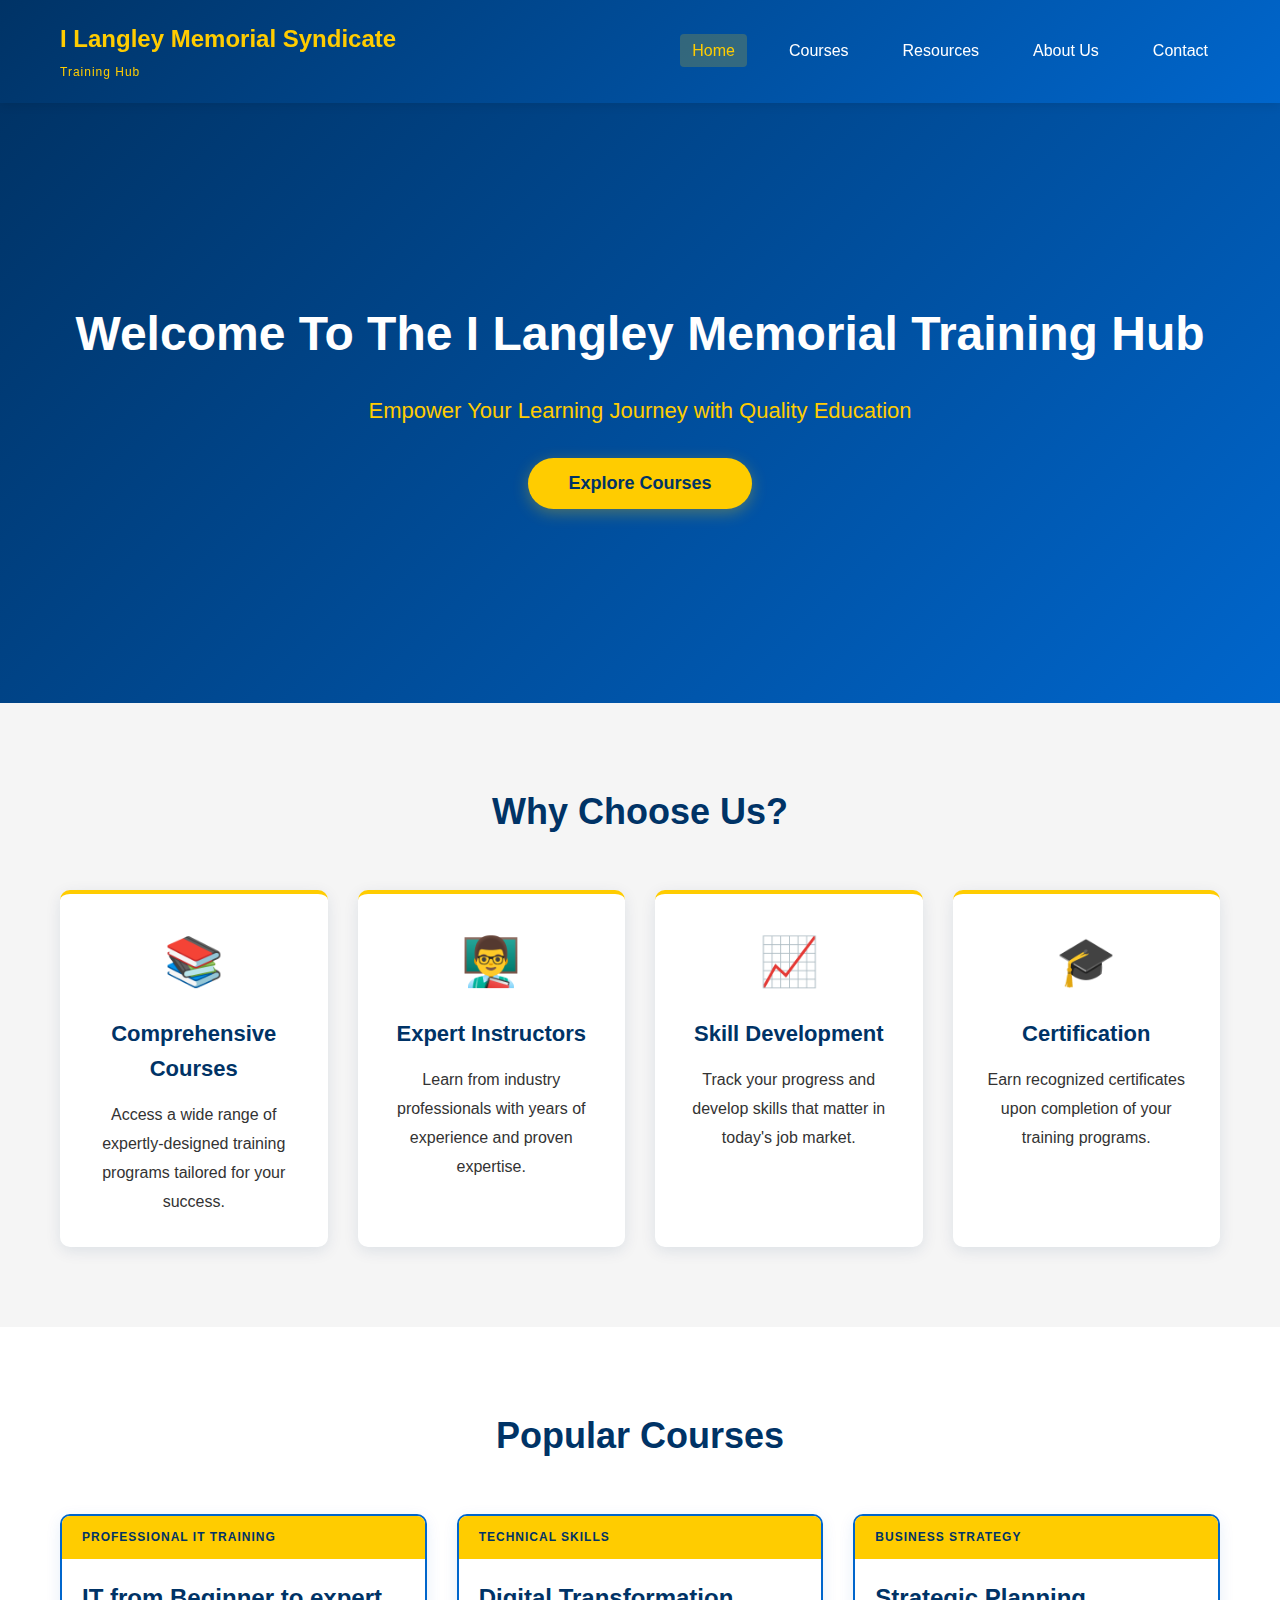
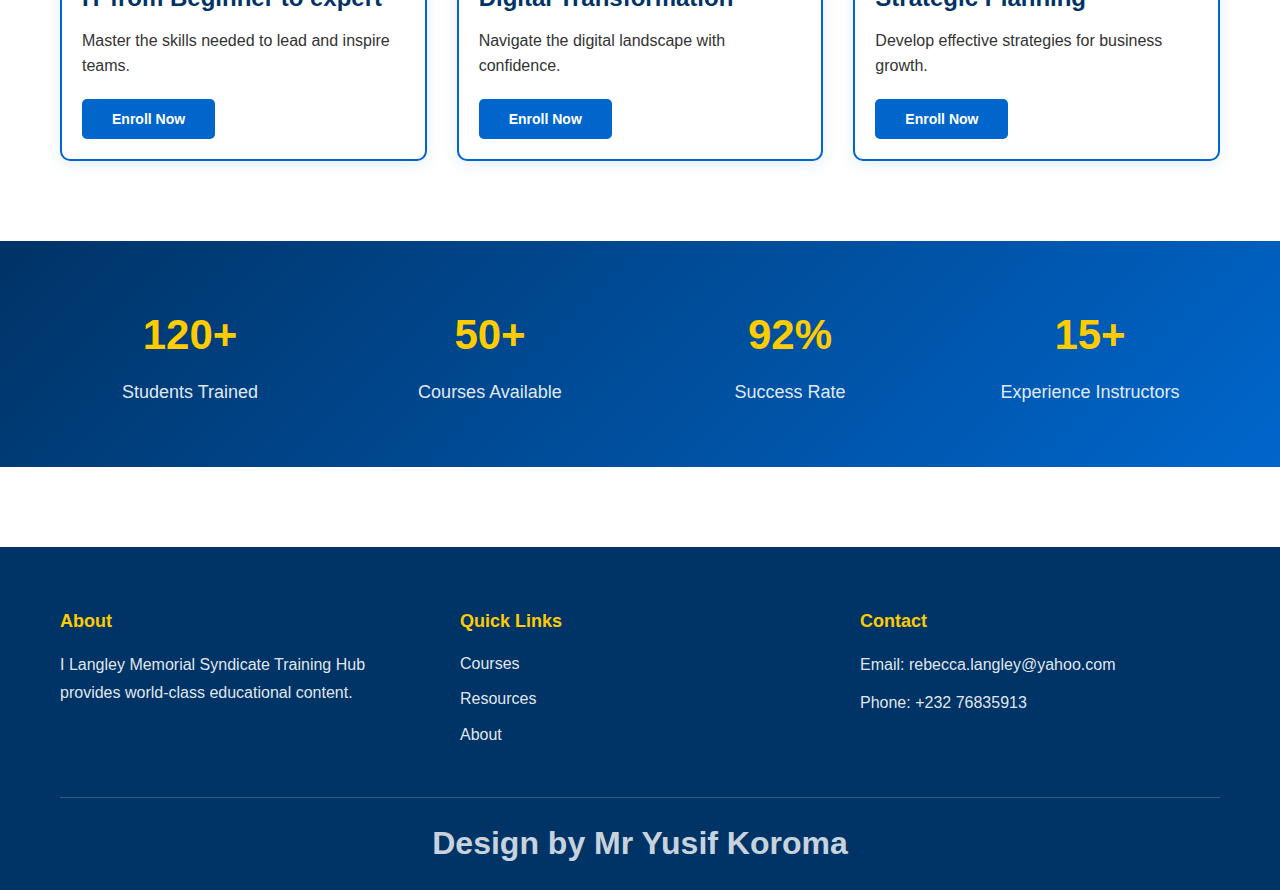
<file: index.html>
<!DOCTYPE html>
<html lang="en">
<head>
    <meta charset="UTF-8">
    <meta name="viewport" content="width=device-width, initial-scale=1.0">
    <title>I LANGLEY MEMORIAL TRAINING HUB</title>
    <link rel="stylesheet" href="styles.css">
</head>
<body>
    <!-- Navigation Bar -->
    <nav class="navbar">
        <div class="nav-container">
            <div class="logo">
                <h1>I Langley Memorial Syndicate</h1>
                <p>Training Hub</p>
             </div>
            <ul class="nav-menu">
                <li><a href="index.html" class="active">Home</a></li>
                <li><a href="courses.html">Courses</a></li>
                <li><a href="resources.html">Resources</a></li>
                <li><a href="about.html">About Us</a></li>
                <li><a href="contact.html">Contact</a></li>
            </ul>
        </div>
    </nav>

    <!-- Hero Section -->
    <section class="hero">
        <div class="hero-content">
            <h2>Welcome To The I Langley Memorial Training Hub</h2>
            <p>Empower Your Learning Journey with Quality Education</p>
            <button class="cta-button">Explore Courses</button>
        </div>
    </section>

    <!-- Features Section -->
    <section class="features">
        <div class="container">
            <h2>Why Choose Us?</h2>
            <div class="feature-grid">
                <div class="feature-card">
                    <div class="feature-icon">📚</div>
                    <h3>Comprehensive Courses</h3>
                    <p>Access a wide range of expertly-designed training programs tailored for your success.</p>
                </div>
                <div class="feature-card">
                    <div class="feature-icon">👨‍🏫</div>
                    <h3>Expert Instructors</h3>
                    <p>Learn from industry professionals with years of experience and proven expertise.</p>
                </div>
                <div class="feature-card">
                    <div class="feature-icon">📈</div>
                    <h3>Skill Development</h3>
                    <p>Track your progress and develop skills that matter in today's job market.</p>
                </div>
                <div class="feature-card">
                    <div class="feature-icon">🎓</div>
                    <h3>Certification</h3>
                    <p>Earn recognized certificates upon completion of your training programs.</p>
                </div>
            </div>
        </div>
    </section>

    <!-- Popular Courses Section -->
    <section class="popular-courses">
        <div class="container">
            <h2>Popular Courses</h2>
            <div class="course-grid">
                <div class="course-card">
                    <div class="course-header">Professional IT training</div>
                    <h3>IT from Beginner to expert</h3>
                    <p>Master the skills needed to lead and inspire teams.</p>
                    <button class="enroll-btn">Enroll Now</button>
                </div>
                <div class="course-card">
                    <div class="course-header">Technical Skills</div>
                    <h3>Digital Transformation</h3>
                    <p>Navigate the digital landscape with confidence.</p>
                    <button class="enroll-btn">Enroll Now</button>
                </div>
                <div class="course-card">
                    <div class="course-header">Business Strategy</div>
                    <h3>Strategic Planning</h3>
                    <p>Develop effective strategies for business growth.</p>
                    <button class="enroll-btn">Enroll Now</button>
                </div>
            </div>
        </div>
    </section>

    <!-- Stats Section -->
    <section class="stats">
        <div class="container">
            <div class="stat-item">
                <h3>120+</h3>
                <p>Students Trained</p>
            </div>
            <div class="stat-item">
                <h3>50+</h3>
                <p>Courses Available</p>
            </div>
            <div class="stat-item">
                <h3>92%</h3>
                <p>Success Rate</p>
            </div>
            <div class="stat-item">
                <h3>15+</h3>
                <p>Experience Instructors</p>
            </div>
        </div>
    </section>

    <!-- Footer -->
    <footer class="footer">
        <div class="container">
            <div class="footer-content">
                <div class="footer-section">
                    <h4>About</h4>
                    <p>I Langley Memorial Syndicate Training Hub provides world-class educational content.</p>
                </div>
                <div class="footer-section">
                    <h4>Quick Links</h4>
                    <ul>
                        <li><a href="#courses">Courses</a></li>
                        <li><a href="#resources">Resources</a></li>
                        <li><a href="#about">About</a></li>
                    </ul>
                </div>
                <div class="footer-section">
                    <h4>Contact</h4>
                    <p>Email: rebecca.langley@yahoo.com</p>
                    <p>Phone: +232 76835913</p>
                </div>
            </div>
            <div class="footer-bottom">
                <h1>Design by Mr Yusif Koroma</h1>
            </div>
        </div>
    </footer>
</body>
</html>
</file>
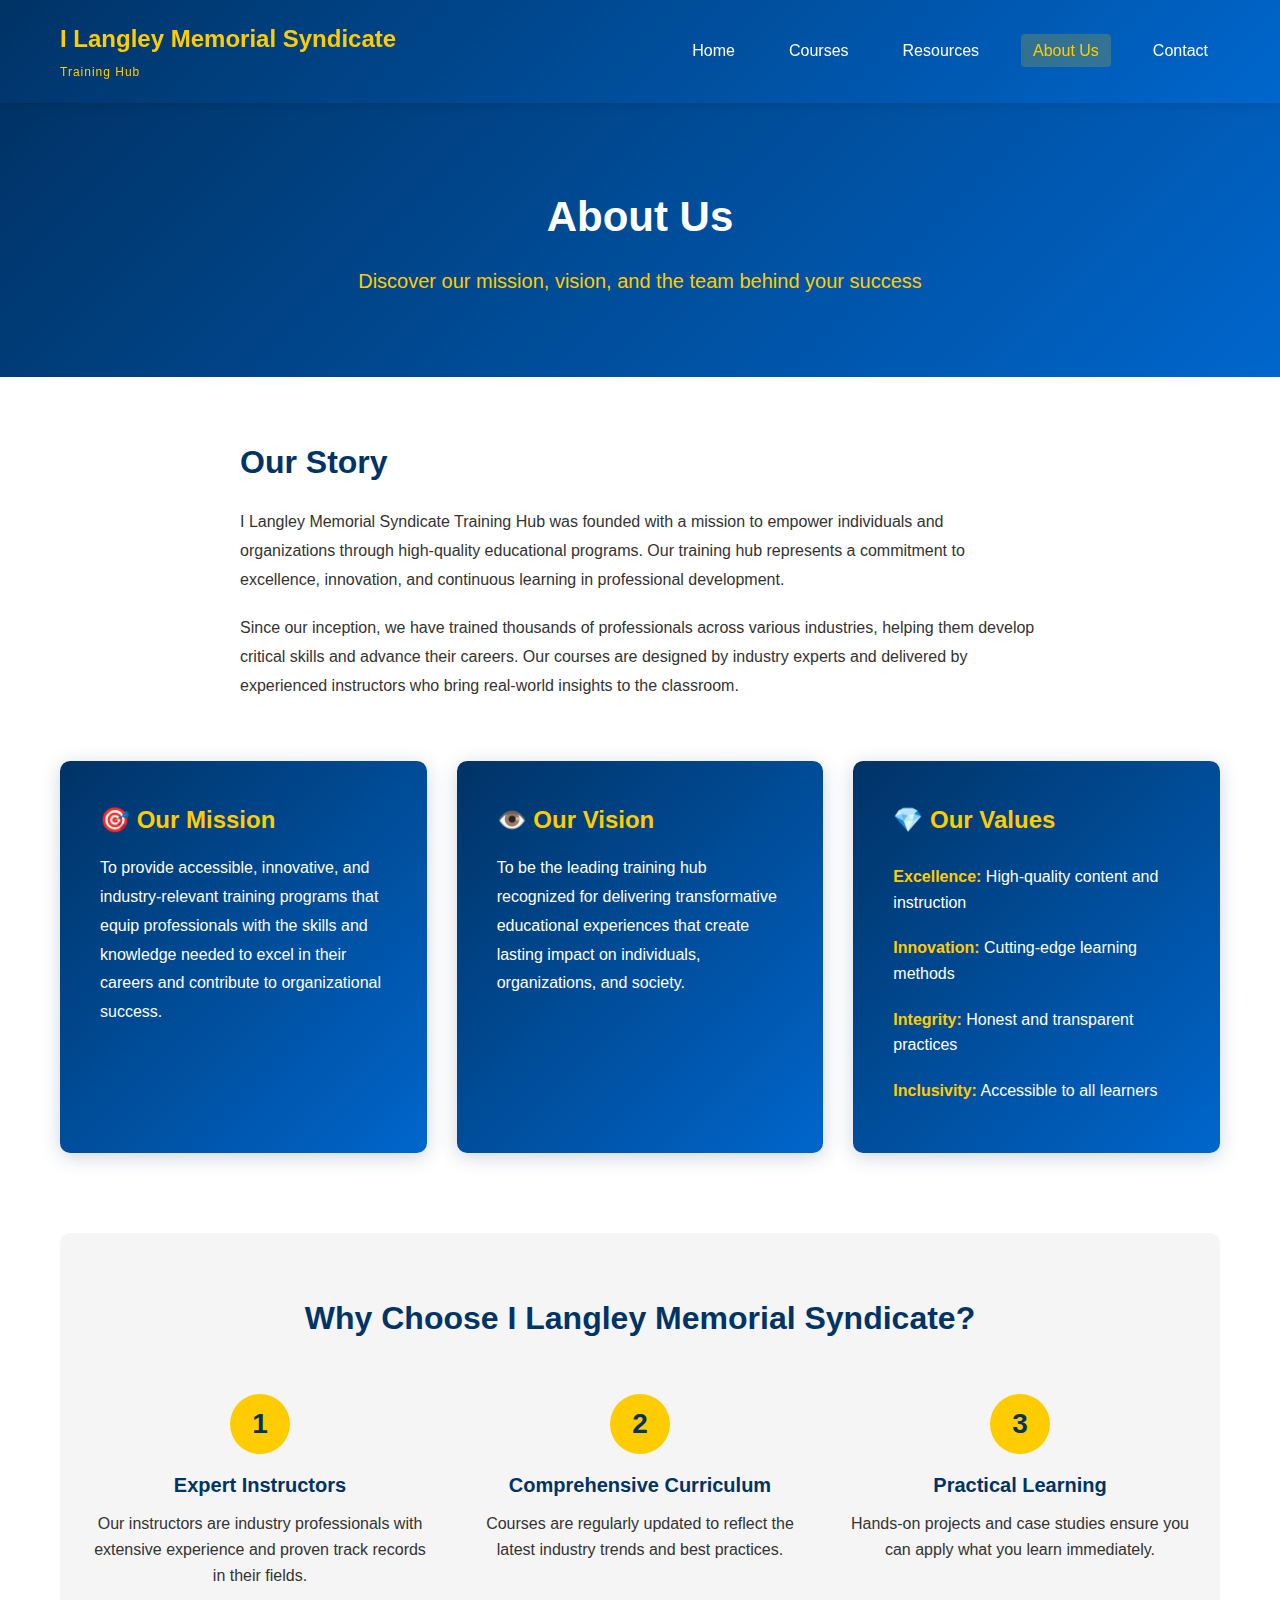
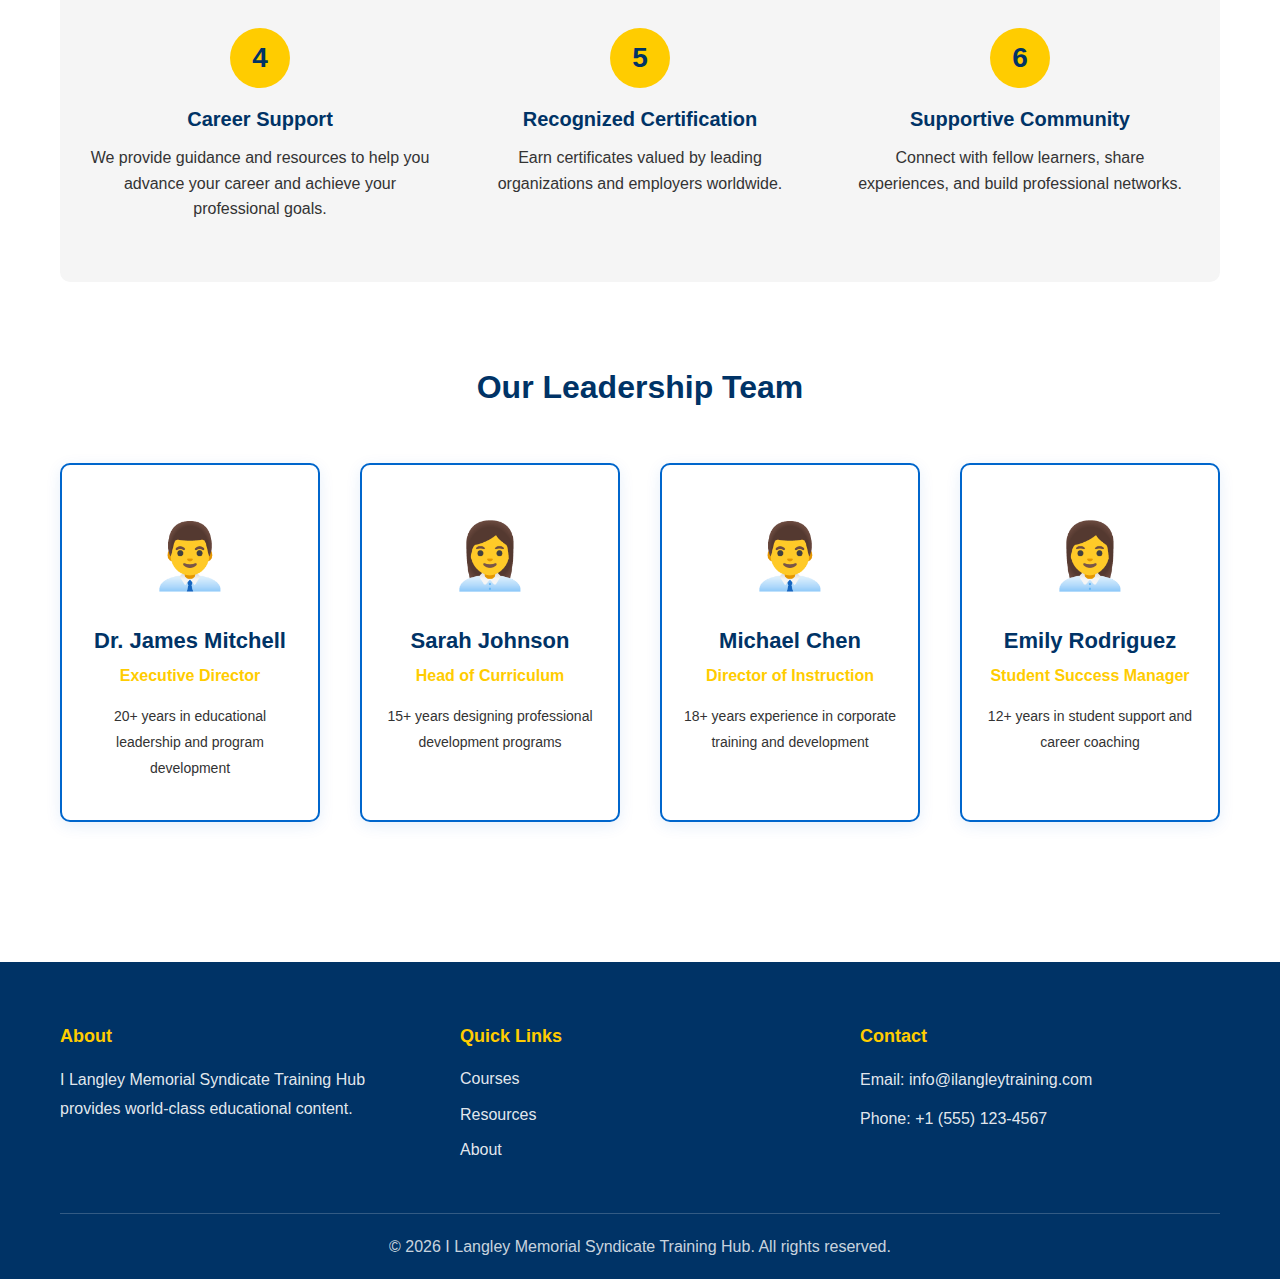
<file: about.html>
<!DOCTYPE html>
<html lang="en">
<head>
    <meta charset="UTF-8">
    <meta name="viewport" content="width=device-width, initial-scale=1.0">
    <title>About Us - I Langley Memorial Syndicate Training Hub</title>
    <link rel="stylesheet" href="styles.css">
    <link rel="stylesheet" href="pages.css">
</head>
<body>
    <!-- Navigation Bar -->
    <nav class="navbar">
        <div class="nav-container">
            <div class="logo">
                <h1>I Langley Memorial Syndicate</h1>
                <p>Training Hub</p>
            </div>
            <ul class="nav-menu">
                <li><a href="index.html">Home</a></li>
                <li><a href="courses.html">Courses</a></li>
                <li><a href="resources.html">Resources</a></li>
                <li><a href="about.html" class="active">About Us</a></li>
                <li><a href="contact.html">Contact</a></li>
            </ul>
        </div>
    </nav>

    <!-- Page Header -->
    <section class="page-header">
        <h1>About Us</h1>
        <p>Discover our mission, vision, and the team behind your success</p>
    </section>

    <!-- About Content -->
    <section class="about-section">
        <div class="container">
            <div class="about-content">
                <h2>Our Story</h2>
                <p>
                    I Langley Memorial Syndicate Training Hub was founded with a mission to empower individuals and organizations through high-quality educational programs. Our training hub represents a commitment to excellence, innovation, and continuous learning in professional development.
                </p>
                <p>
                    Since our inception, we have trained thousands of professionals across various industries, helping them develop critical skills and advance their careers. Our courses are designed by industry experts and delivered by experienced instructors who bring real-world insights to the classroom.
                </p>
            </div>

            <!-- Mission, Vision, Values -->
            <div class="mvv-grid">
                <div class="mvv-card">
                    <h3>🎯 Our Mission</h3>
                    <p>To provide accessible, innovative, and industry-relevant training programs that equip professionals with the skills and knowledge needed to excel in their careers and contribute to organizational success.</p>
                </div>
                <div class="mvv-card">
                    <h3>👁️ Our Vision</h3>
                    <p>To be the leading training hub recognized for delivering transformative educational experiences that create lasting impact on individuals, organizations, and society.</p>
                </div>
                <div class="mvv-card">
                    <h3>💎 Our Values</h3>
                    <ul>
                        <li><strong>Excellence:</strong> High-quality content and instruction</li>
                        <li><strong>Innovation:</strong> Cutting-edge learning methods</li>
                        <li><strong>Integrity:</strong> Honest and transparent practices</li>
                        <li><strong>Inclusivity:</strong> Accessible to all learners</li>
                    </ul>
                </div>
            </div>

            <!-- Why Choose Us -->
            <div class="why-choose-us">
                <h2>Why Choose I Langley Memorial Syndicate?</h2>
                <div class="why-grid">
                    <div class="why-item">
                        <div class="why-number">1</div>
                        <h4>Expert Instructors</h4>
                        <p>Our instructors are industry professionals with extensive experience and proven track records in their fields.</p>
                    </div>
                    <div class="why-item">
                        <div class="why-number">2</div>
                        <h4>Comprehensive Curriculum</h4>
                        <p>Courses are regularly updated to reflect the latest industry trends and best practices.</p>
                    </div>
                    <div class="why-item">
                        <div class="why-number">3</div>
                        <h4>Practical Learning</h4>
                        <p>Hands-on projects and case studies ensure you can apply what you learn immediately.</p>
                    </div>
                    <div class="why-item">
                        <div class="why-number">4</div>
                        <h4>Career Support</h4>
                        <p>We provide guidance and resources to help you advance your career and achieve your professional goals.</p>
                    </div>
                    <div class="why-item">
                        <div class="why-number">5</div>
                        <h4>Recognized Certification</h4>
                        <p>Earn certificates valued by leading organizations and employers worldwide.</p>
                    </div>
                    <div class="why-item">
                        <div class="why-number">6</div>
                        <h4>Supportive Community</h4>
                        <p>Connect with fellow learners, share experiences, and build professional networks.</p>
                    </div>
                </div>
            </div>

            <!-- Team Section -->
            <div class="team-section">
                <h2>Our Leadership Team</h2>
                <div class="team-grid">
                    <div class="team-member">
                        <div class="member-avatar">👨‍💼</div>
                        <h4>Dr. James Mitchell</h4>
                        <p>Executive Director</p>
                        <span>20+ years in educational leadership and program development</span>
                    </div>
                    <div class="team-member">
                        <div class="member-avatar">👩‍💼</div>
                        <h4>Sarah Johnson</h4>
                        <p>Head of Curriculum</p>
                        <span>15+ years designing professional development programs</span>
                    </div>
                    <div class="team-member">
                        <div class="member-avatar">👨‍💼</div>
                        <h4>Michael Chen</h4>
                        <p>Director of Instruction</p>
                        <span>18+ years experience in corporate training and development</span>
                    </div>
                    <div class="team-member">
                        <div class="member-avatar">👩‍💼</div>
                        <h4>Emily Rodriguez</h4>
                        <p>Student Success Manager</p>
                        <span>12+ years in student support and career coaching</span>
                    </div>
                </div>
            </div>
        </div>
    </section>

    <!-- Footer -->
    <footer class="footer">
        <div class="container">
            <div class="footer-content">
                <div class="footer-section">
                    <h4>About</h4>
                    <p>I Langley Memorial Syndicate Training Hub provides world-class educational content.</p>
                </div>
                <div class="footer-section">
                    <h4>Quick Links</h4>
                    <ul>
                        <li><a href="courses.html">Courses</a></li>
                        <li><a href="resources.html">Resources</a></li>
                        <li><a href="about.html">About</a></li>
                    </ul>
                </div>
                <div class="footer-section">
                    <h4>Contact</h4>
                    <p>Email: info@ilangleytraining.com</p>
                    <p>Phone: +1 (555) 123-4567</p>
                </div>
            </div>
            <div class="footer-bottom">
                <p>&copy; 2026 I Langley Memorial Syndicate Training Hub. All rights reserved.</p>
            </div>
        </div>
    </footer>
</body>
</html>
</file>
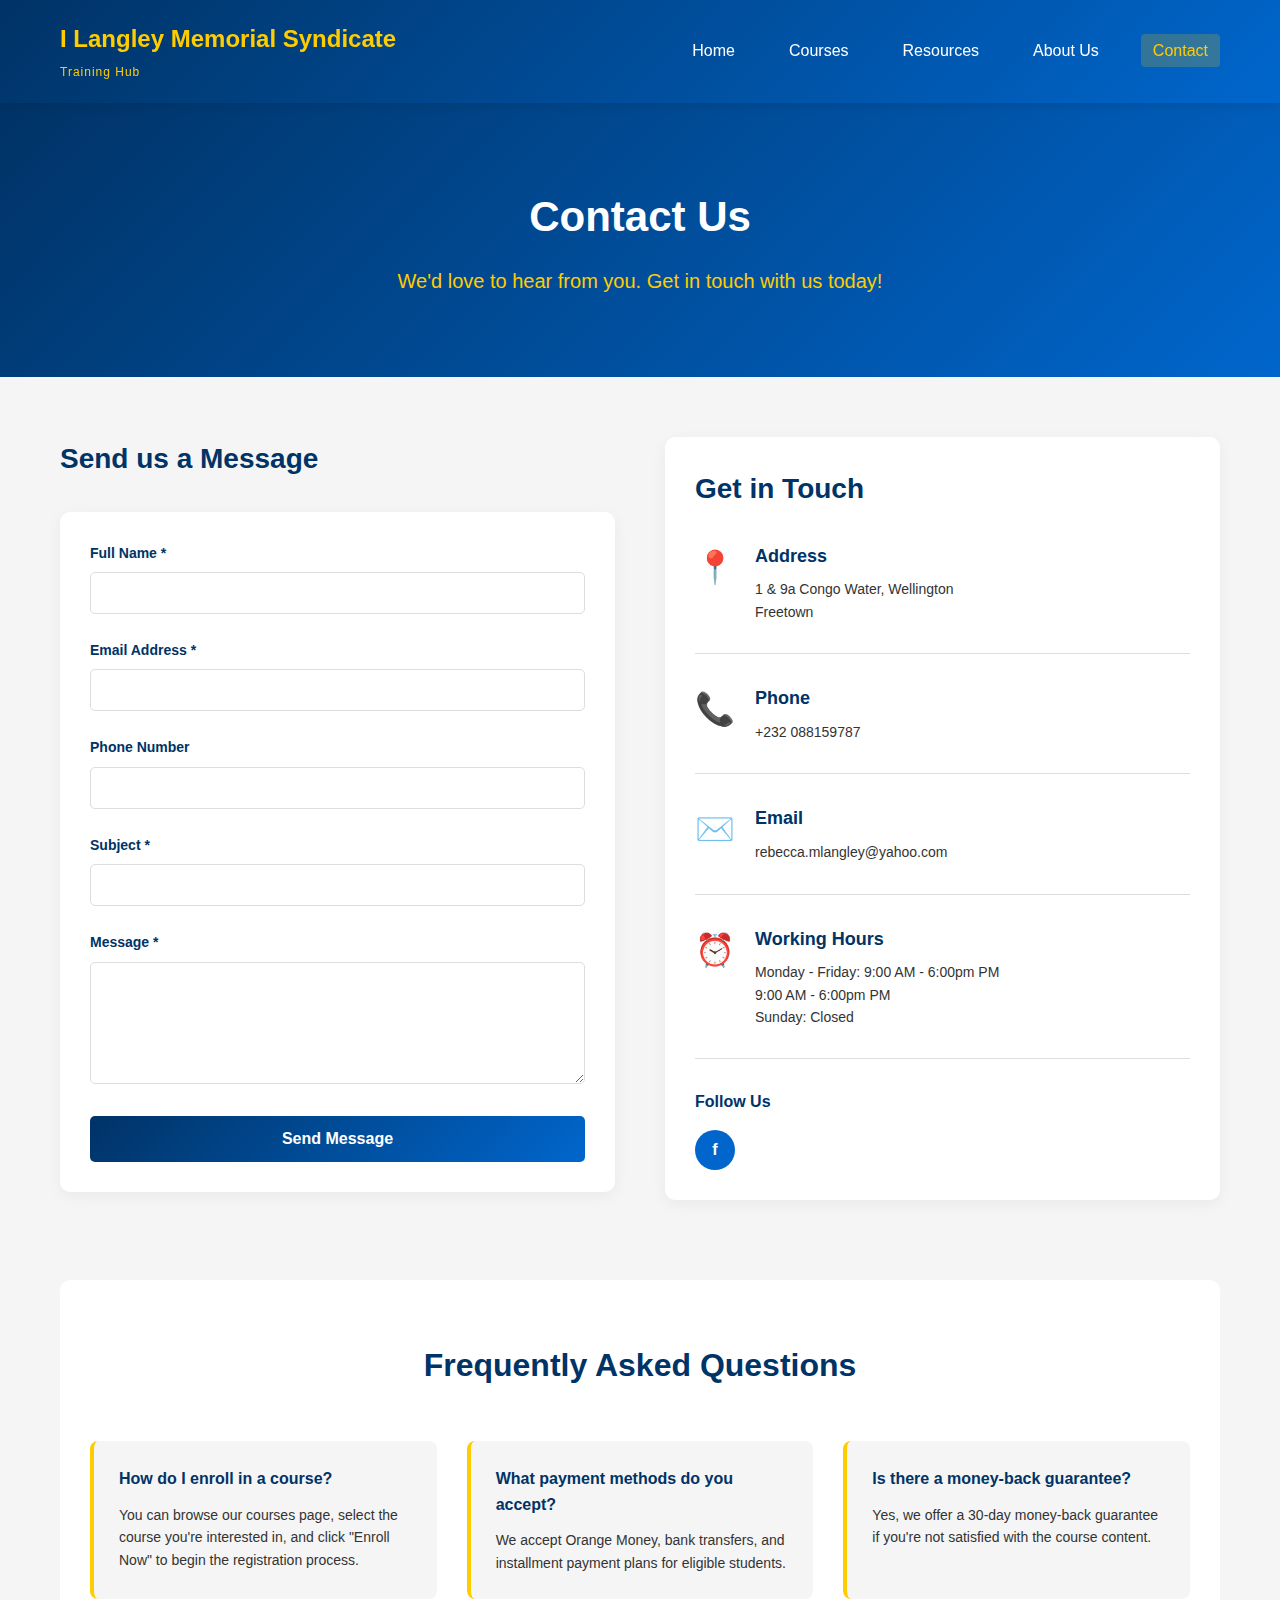
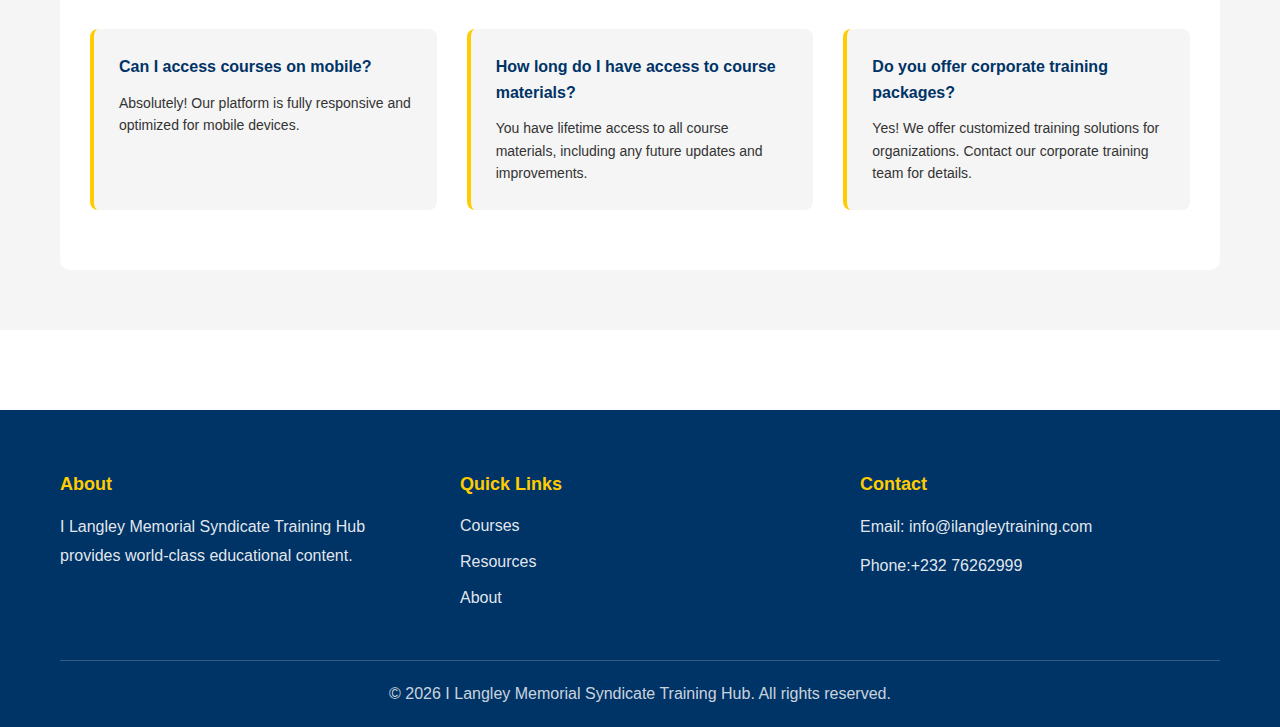
<file: contact.html>
<!DOCTYPE html>
<html lang="en">
<head>
    <meta charset="UTF-8">
    <meta name="viewport" content="width=device-width, initial-scale=1.0">
    <title>Contact Us - I Langley Memorial Syndicate Training Hub</title>
    <link rel="stylesheet" href="styles.css">
    <link rel="stylesheet" href="pages.css">
</head>
<body>
    <!-- Navigation Bar -->
    <nav class="navbar">
        <div class="nav-container">
            <div class="logo">
                <h1>I Langley Memorial Syndicate</h1>
                <p>Training Hub</p>
            </div>
            <ul class="nav-menu">
                <li><a href="index.html">Home</a></li>
                <li><a href="courses.html">Courses</a></li>
                <li><a href="resources.html">Resources</a></li>
                <li><a href="about.html">About Us</a></li>
                <li><a href="contact.html" class="active">Contact</a></li>
            </ul>
        </div>
    </nav>

    <!-- Page Header -->
    <section class="page-header">
        <h1>Contact Us</h1>
        <p>We'd love to hear from you. Get in touch with us today!</p>
    </section>

    <!-- Contact Section -->
    <section class="contact-section">
        <div class="container">
            <div class="contact-grid">
                <!-- Contact Form -->
                <div class="contact-form-container">
                    <h2>Send us a Message</h2>
                    <form class="contact-form">
                        <div class="form-group">
                            <label for="name">Full Name *</label>
                            <input type="text" id="name" name="name" required>
                        </div>
                        <div class="form-group">
                            <label for="email">Email Address *</label>
                            <input type="email" id="email" name="email" required>
                        </div>
                        <div class="form-group">
                            <label for="phone">Phone Number</label>
                            <input type="tel" id="phone" name="phone">
                        </div>
                        <div class="form-group">
                            <label for="subject">Subject *</label>
                            <input type="text" id="subject" name="subject" required>
                        </div>
                        <div class="form-group">
                            <label for="message">Message *</label>
                            <textarea id="message" name="message" rows="6" required></textarea>
                        </div>
                        <button type="submit" class="submit-btn">Send Message</button>
                    </form>
                </div>

                <!-- Contact Information -->
                <div class="contact-info-container">
                    <h2>Get in Touch</h2>
                    
                    <div class="info-item">
                        <div class="info-icon">📍</div>
                        <div class="info-content">
                            <h4>Address</h4>
                            <p>1 & 9a Congo Water, Wellington<br> Freetown</p>
                        </div>
                    </div>

                    <div class="info-item">
                        <div class="info-icon">📞</div>
                        <div class="info-content">
                            <h4>Phone</h4>
                            <p>+232 088159787</p>
                        </div>
                    </div>

                    <div class="info-item">
                        <div class="info-icon">✉️</div>
                        <div class="info-content">
                            <h4>Email</h4>
                            <p>rebecca.mlangley@yahoo.com</p>
                        </div>
                    </div>

                    <div class="info-item">
                        <div class="info-icon">⏰</div>
                        <div class="info-content">
                            <h4>Working Hours</h4>
                            <p>Monday - Friday: 9:00 AM - 6:00pm PM<br>9:00 AM - 6:00pm PM<br>Sunday: Closed</p>
                        </div>
                    </div>

                    <div class="social-links">
                        <h4>Follow Us</h4>
                        <div class="socials">
                            <a href="#" class="social-icon">f</a>
                        </div>
                    </div>
                </div>
            </div>

            <!-- FAQ Section -->
            <div class="faq-section">
                <h2>Frequently Asked Questions</h2>
                <div class="faq-grid">
                    <div class="faq-item">
                        <h4>How do I enroll in a course?</h4>
                        <p>You can browse our courses page, select the course you're interested in, and click "Enroll Now" to begin the registration process.</p>
                    </div>
                    <div class="faq-item">
                        <h4>What payment methods do you accept?</h4>
                        <p>We accept Orange Money, bank transfers, and installment payment plans for eligible students.</p>
                    </div>
                    <div class="faq-item">
                        <h4>Is there a money-back guarantee?</h4>
                        <p>Yes, we offer a 30-day money-back guarantee if you're not satisfied with the course content.</p>
                    </div>
                    <div class="faq-item">
                        <h4>Can I access courses on mobile?</h4>
                        <p>Absolutely! Our platform is fully responsive and optimized for mobile devices.</p>
                    </div>
                    <div class="faq-item">
                        <h4>How long do I have access to course materials?</h4>
                        <p>You have lifetime access to all course materials, including any future updates and improvements.</p>
                    </div>
                    <div class="faq-item">
                        <h4>Do you offer corporate training packages?</h4>
                        <p>Yes! We offer customized training solutions for organizations. Contact our corporate training team for details.</p>
                    </div>
                </div>
            </div>
        </div>
    </section>

    <!-- Footer -->
    <footer class="footer">
        <div class="container">
            <div class="footer-content">
                <div class="footer-section">
                    <h4>About</h4>
                    <p>I Langley Memorial Syndicate Training Hub provides world-class educational content.</p>
                </div>
                <div class="footer-section">
                    <h4>Quick Links</h4>
                    <ul>
                        <li><a href="courses.html">Courses</a></li>
                        <li><a href="resources.html">Resources</a></li>
                        <li><a href="about.html">About</a></li>
                    </ul>
                </div>
                <div class="footer-section">
                    <h4>Contact</h4>
                    <p>Email: info@ilangleytraining.com</p>
                    <p>Phone:+232 76262999</p>
                </div>
            </div>
            <div class="footer-bottom">
                <p>&copy; 2026 I Langley Memorial Syndicate Training Hub. All rights reserved.</p>
            </div>
        </div>
    </footer>

    <script>
        // Simple form submission handler
        document.querySelector('.contact-form').addEventListener('submit', function(e) {
            e.preventDefault();
            alert('Thank you for your message! We will get back to you soon.');
            this.reset();
        });
    </script>
</body>
</html>
</file>
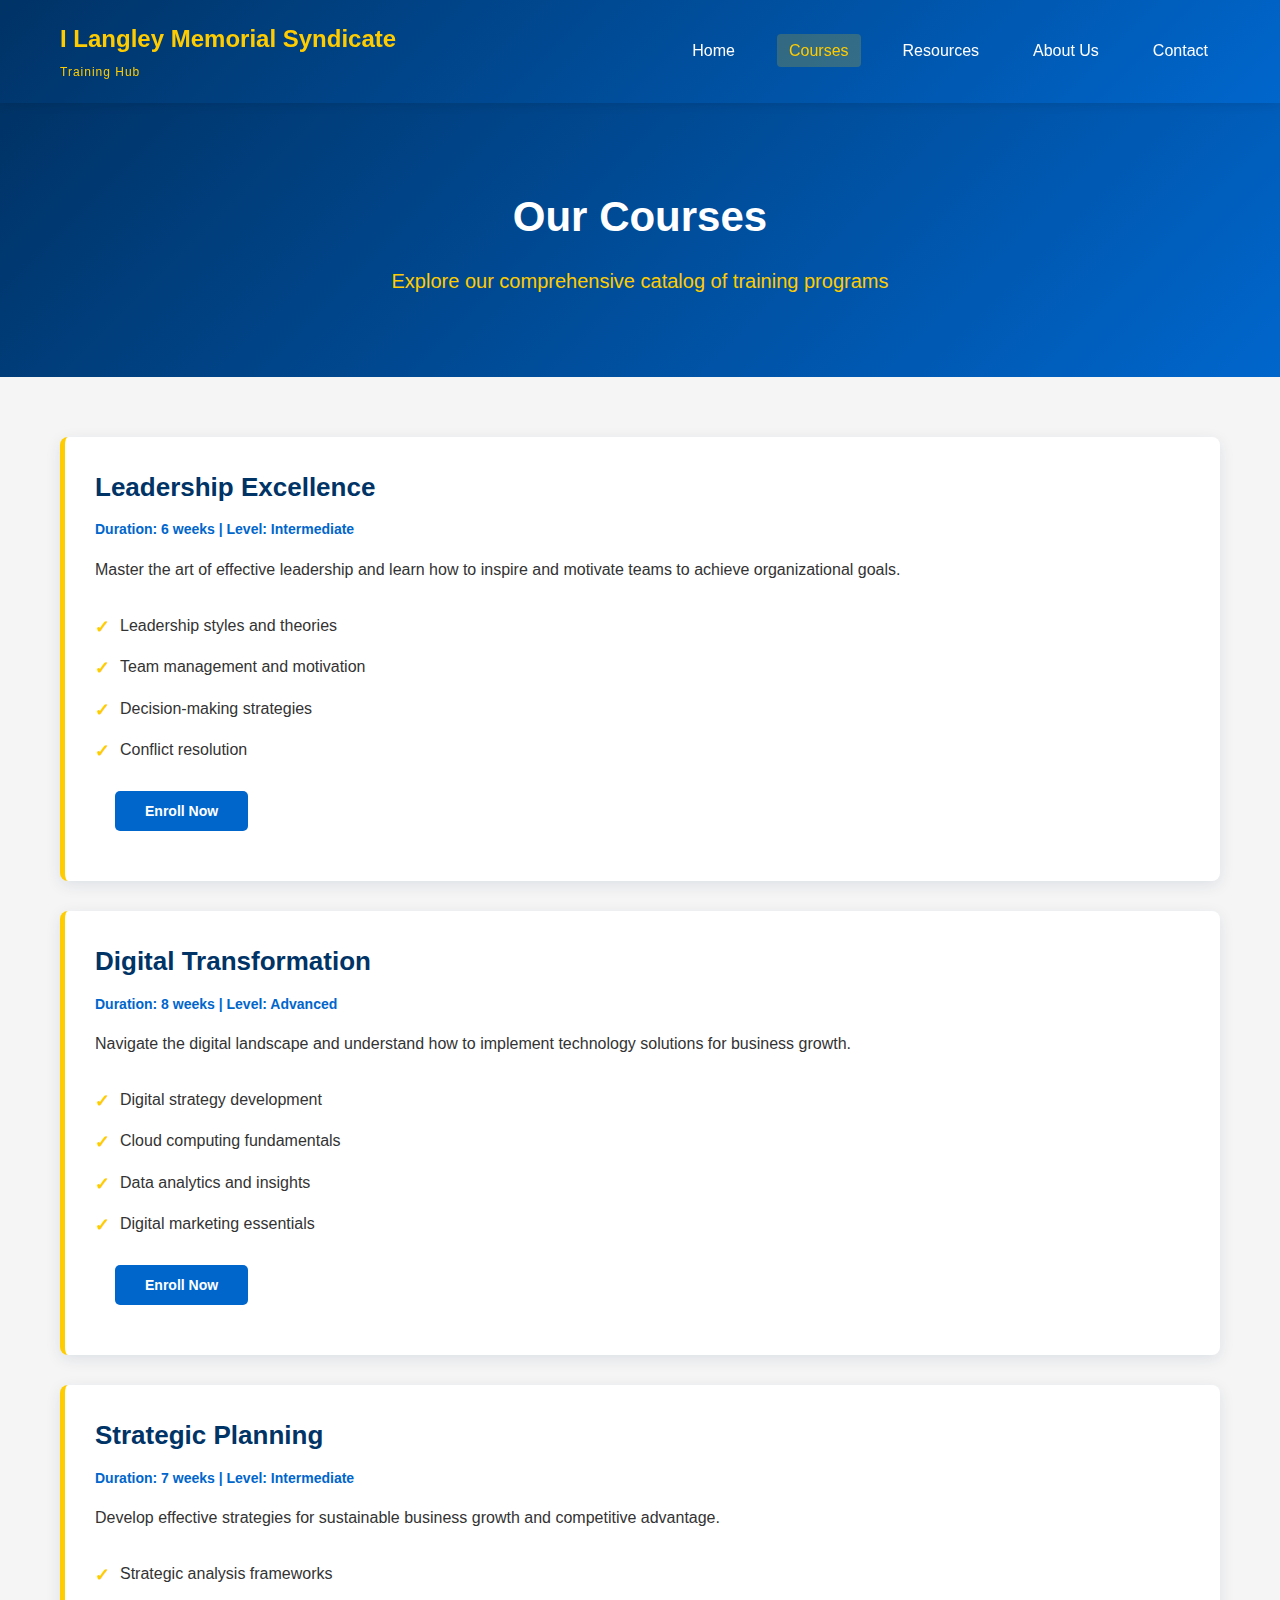
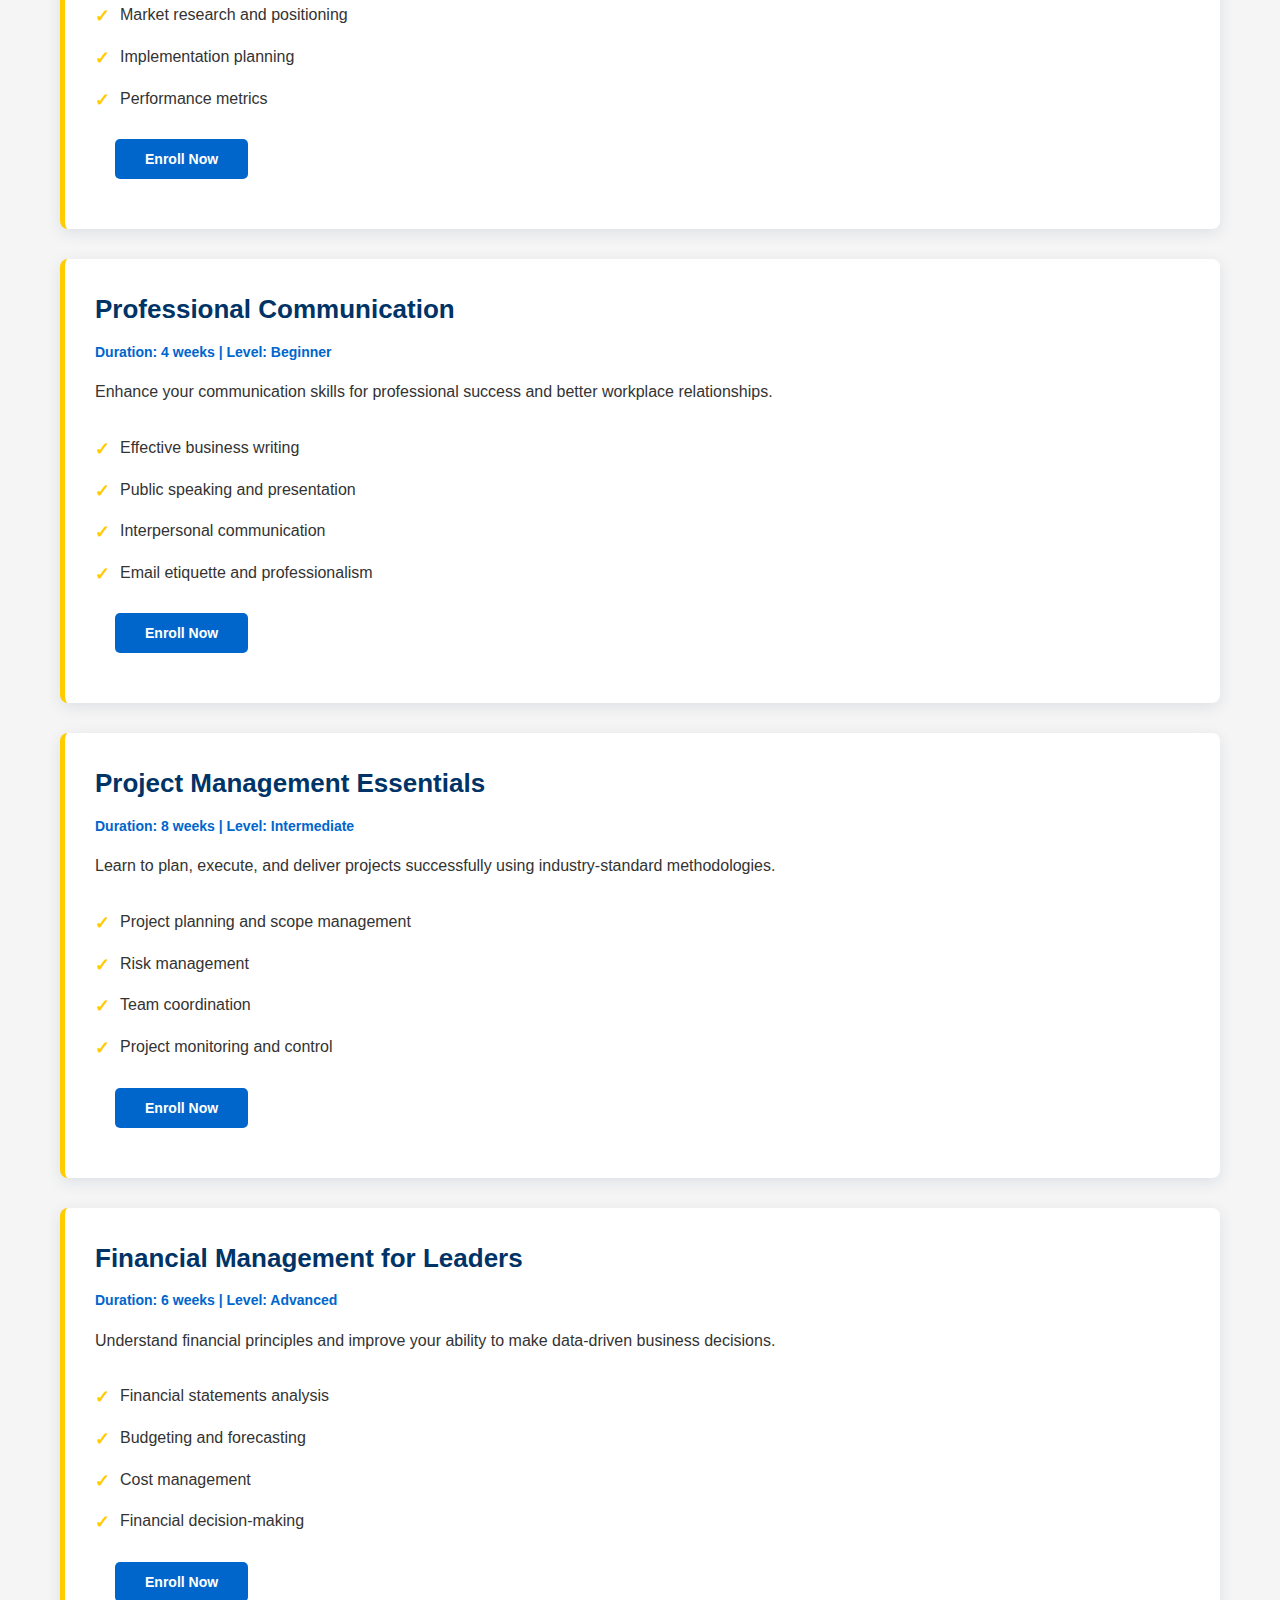
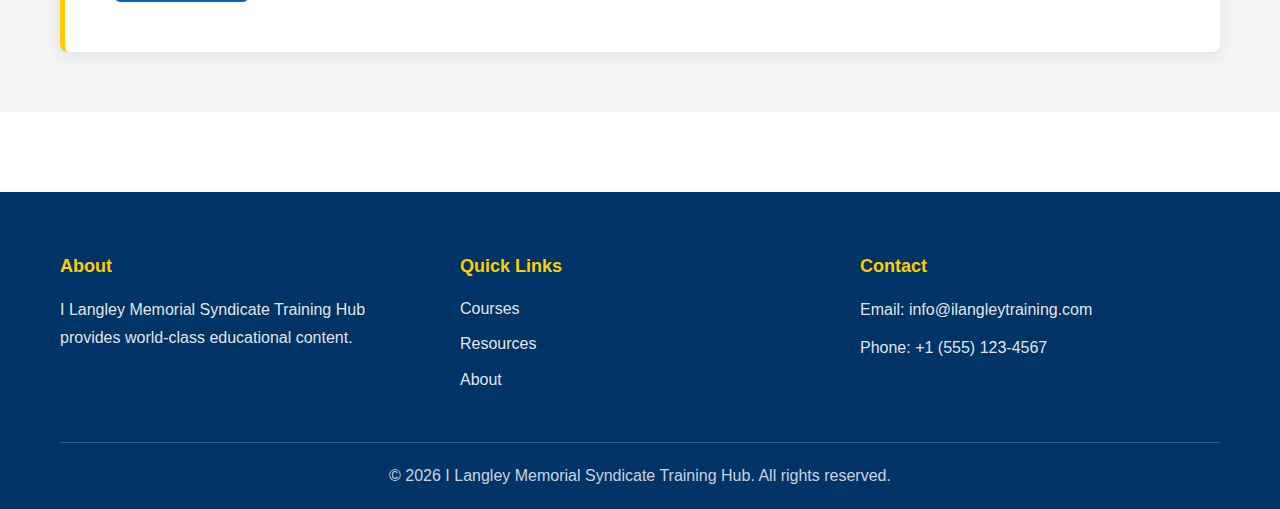
<file: courses.html>
<!DOCTYPE html>
<html lang="en">
<head>
    <meta charset="UTF-8">
    <meta name="viewport" content="width=device-width, initial-scale=1.0">
    <title>Courses - I Langley Memorial Syndicate Training Hub</title>
    <link rel="stylesheet" href="styles.css">
    <link rel="stylesheet" href="pages.css">
</head>
<body>
    <!-- Navigation Bar -->
    <nav class="navbar">
        <div class="nav-container">
            <div class="logo">
                <h1>I Langley Memorial Syndicate</h1>
                <p>Training Hub</p>
            </div>
            <ul class="nav-menu">
                <li><a href="index.html">Home</a></li>
                <li><a href="courses.html" class="active">Courses</a></li>
                <li><a href="resources.html">Resources</a></li>
                <li><a href="about.html">About Us</a></li>
                <li><a href="contact.html">Contact</a></li>
            </ul>
        </div>
    </nav>

    <!-- Page Header -->
    <section class="page-header">
        <h1>Our Courses</h1>
        <p>Explore our comprehensive catalog of training programs</p>
    </section>

    <!-- Courses Listing -->
    <section class="courses-section">
        <div class="container">
            <div class="courses-list">
                <div class="course-item">
                    <h3>Leadership Excellence</h3>
                    <div class="course-meta">Duration: 6 weeks | Level: Intermediate</div>
                    <p>Master the art of effective leadership and learn how to inspire and motivate teams to achieve organizational goals.</p>
                    <ul>
                        <li>Leadership styles and theories</li>
                        <li>Team management and motivation</li>
                        <li>Decision-making strategies</li>
                        <li>Conflict resolution</li>
                    </ul>
                    <button class="enroll-btn">Enroll Now</button>
                </div>

                <div class="course-item">
                    <h3>Digital Transformation</h3>
                    <div class="course-meta">Duration: 8 weeks | Level: Advanced</div>
                    <p>Navigate the digital landscape and understand how to implement technology solutions for business growth.</p>
                    <ul>
                        <li>Digital strategy development</li>
                        <li>Cloud computing fundamentals</li>
                        <li>Data analytics and insights</li>
                        <li>Digital marketing essentials</li>
                    </ul>
                    <button class="enroll-btn">Enroll Now</button>
                </div>

                <div class="course-item">
                    <h3>Strategic Planning</h3>
                    <div class="course-meta">Duration: 7 weeks | Level: Intermediate</div>
                    <p>Develop effective strategies for sustainable business growth and competitive advantage.</p>
                    <ul>
                        <li>Strategic analysis frameworks</li>
                        <li>Market research and positioning</li>
                        <li>Implementation planning</li>
                        <li>Performance metrics</li>
                    </ul>
                    <button class="enroll-btn">Enroll Now</button>
                </div>

                <div class="course-item">
                    <h3>Professional Communication</h3>
                    <div class="course-meta">Duration: 4 weeks | Level: Beginner</div>
                    <p>Enhance your communication skills for professional success and better workplace relationships.</p>
                    <ul>
                        <li>Effective business writing</li>
                        <li>Public speaking and presentation</li>
                        <li>Interpersonal communication</li>
                        <li>Email etiquette and professionalism</li>
                    </ul>
                    <button class="enroll-btn">Enroll Now</button>
                </div>

                <div class="course-item">
                    <h3>Project Management Essentials</h3>
                    <div class="course-meta">Duration: 8 weeks | Level: Intermediate</div>
                    <p>Learn to plan, execute, and deliver projects successfully using industry-standard methodologies.</p>
                    <ul>
                        <li>Project planning and scope management</li>
                        <li>Risk management</li>
                        <li>Team coordination</li>
                        <li>Project monitoring and control</li>
                    </ul>
                    <button class="enroll-btn">Enroll Now</button>
                </div>

                <div class="course-item">
                    <h3>Financial Management for Leaders</h3>
                    <div class="course-meta">Duration: 6 weeks | Level: Advanced</div>
                    <p>Understand financial principles and improve your ability to make data-driven business decisions.</p>
                    <ul>
                        <li>Financial statements analysis</li>
                        <li>Budgeting and forecasting</li>
                        <li>Cost management</li>
                        <li>Financial decision-making</li>
                    </ul>
                    <button class="enroll-btn">Enroll Now</button>
                </div>
            </div>
        </div>
    </section>

    <!-- Footer -->
    <footer class="footer">
        <div class="container">
            <div class="footer-content">
                <div class="footer-section">
                    <h4>About</h4>
                    <p>I Langley Memorial Syndicate Training Hub provides world-class educational content.</p>
                </div>
                <div class="footer-section">
                    <h4>Quick Links</h4>
                    <ul>
                        <li><a href="courses.html">Courses</a></li>
                        <li><a href="resources.html">Resources</a></li>
                        <li><a href="about.html">About</a></li>
                    </ul>
                </div>
                <div class="footer-section">
                    <h4>Contact</h4>
                    <p>Email: info@ilangleytraining.com</p>
                    <p>Phone: +1 (555) 123-4567</p>
                </div>
            </div>
            <div class="footer-bottom">
                <p>&copy; 2026 I Langley Memorial Syndicate Training Hub. All rights reserved.</p>
            </div>
        </div>
    </footer>
</body>
</html>
</file>
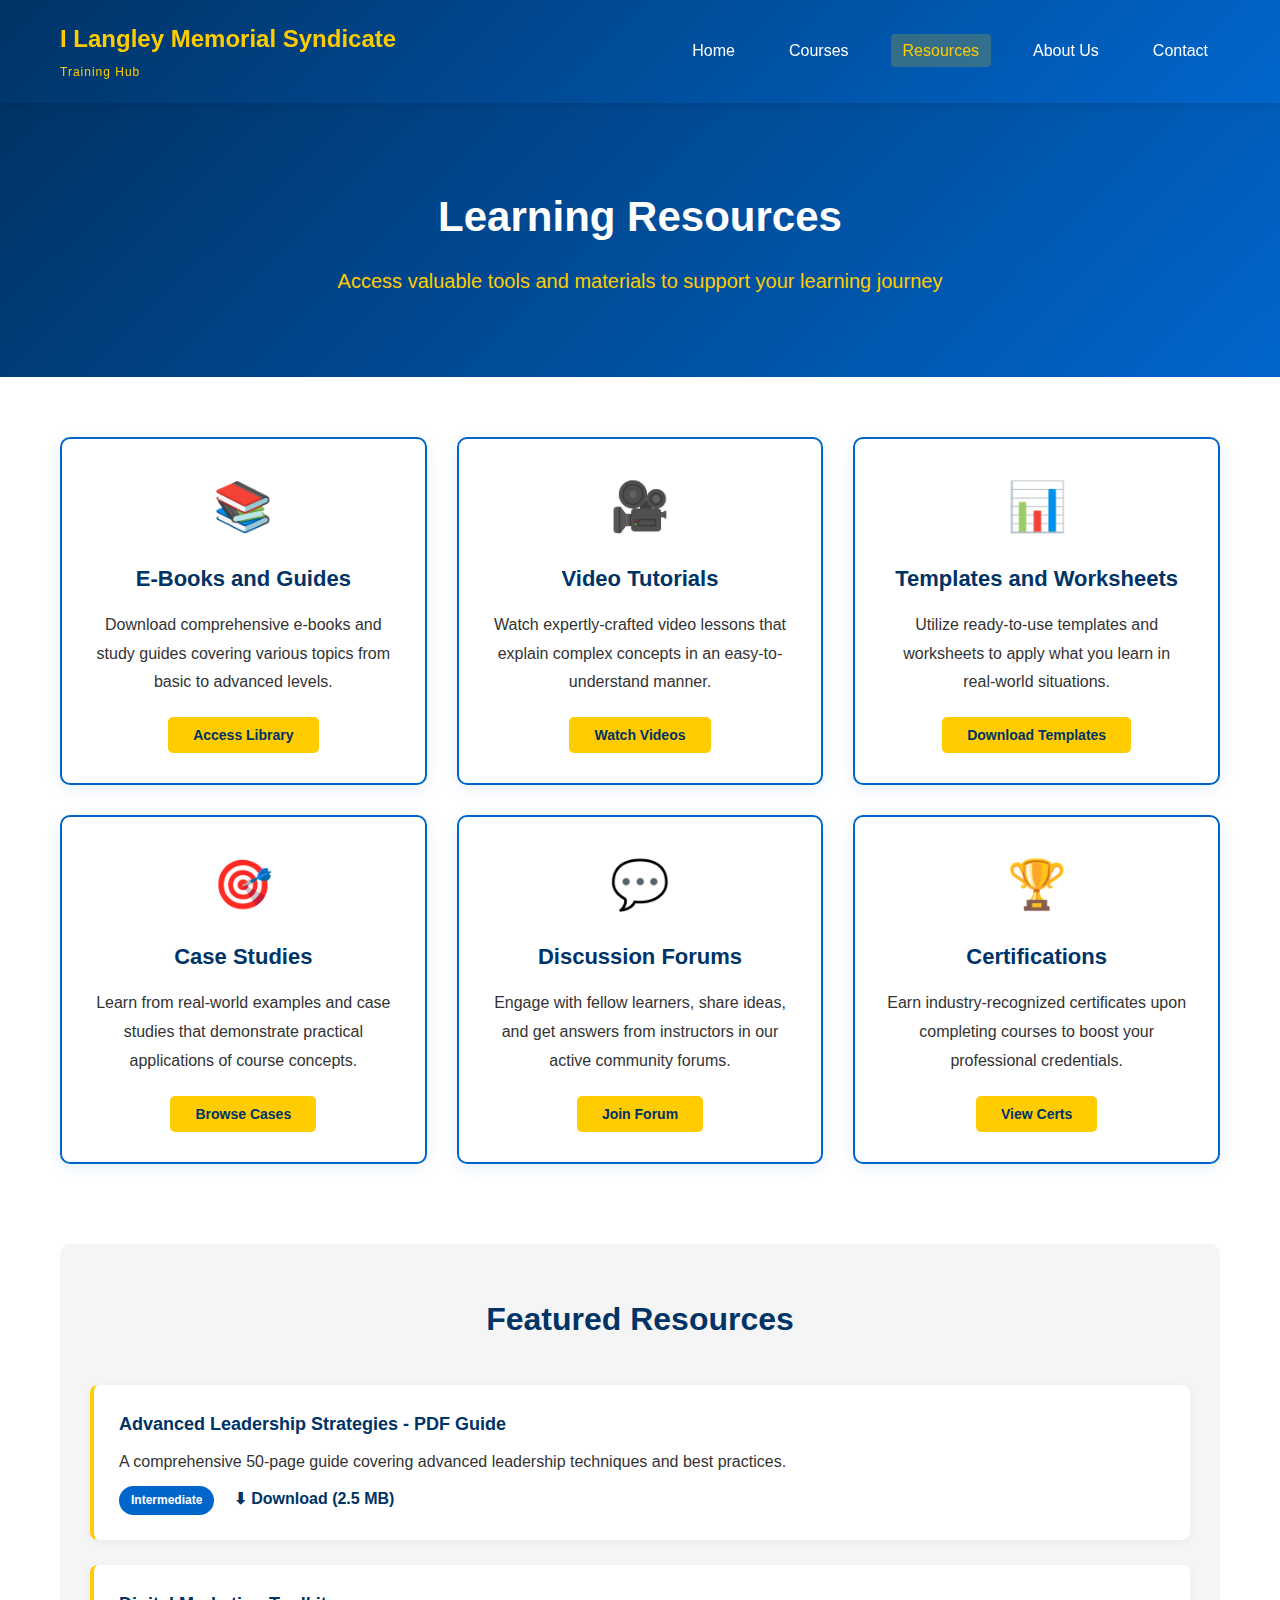
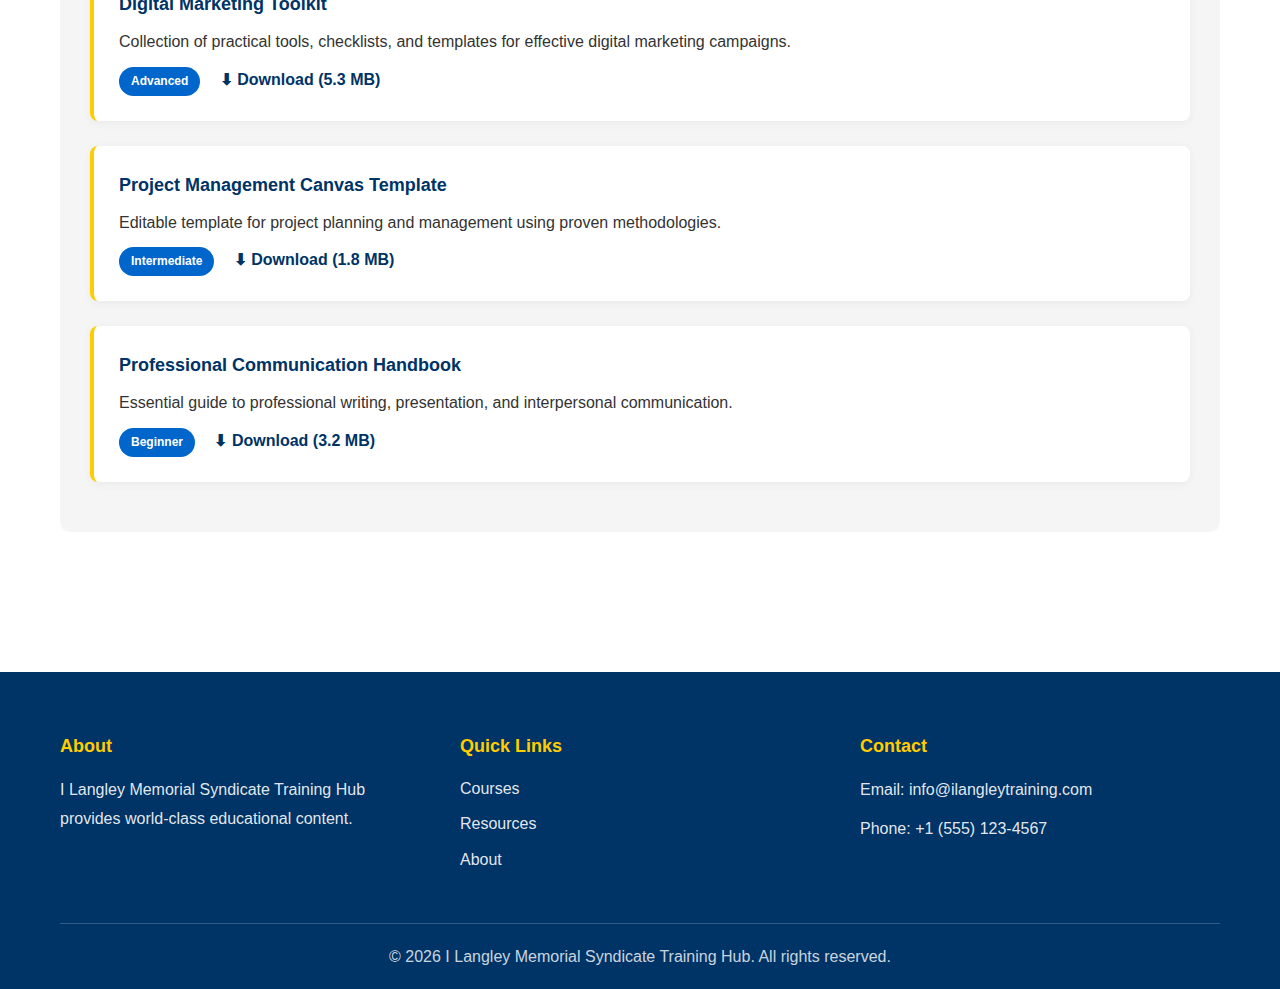
<file: resources.html>
<!DOCTYPE html>
<html lang="en">
<head>
    <meta charset="UTF-8">
    <meta name="viewport" content="width=device-width, initial-scale=1.0">
    <title>Resources - I Langley Memorial Syndicate Training Hub</title>
    <link rel="stylesheet" href="styles.css">
    <link rel="stylesheet" href="pages.css">
</head>
<body>
    <!-- Navigation Bar -->
    <nav class="navbar">
        <div class="nav-container">
            <div class="logo">
                <h1>I Langley Memorial Syndicate</h1>
                <p>Training Hub</p>
            </div>
            <ul class="nav-menu">
                <li><a href="index.html">Home</a></li>
                <li><a href="courses.html">Courses</a></li>
                <li><a href="resources.html" class="active">Resources</a></li>
                <li><a href="about.html">About Us</a></li>
                <li><a href="contact.html">Contact</a></li>
            </ul>
        </div>
    </nav>

    <!-- Page Header -->
    <section class="page-header">
        <h1>Learning Resources</h1>
        <p>Access valuable tools and materials to support your learning journey</p>
    </section>

    <!-- Resources Section -->
    <section class="resources-section">
        <div class="container">
            <div class="resources-grid">
                <div class="resource-card">
                    <div class="resource-icon">📚</div>
                    <h3>E-Books and Guides</h3>
                    <p>Download comprehensive e-books and study guides covering various topics from basic to advanced levels.</p>
                    <button class="resource-btn">Access Library</button>
                </div>

                <div class="resource-card">
                    <div class="resource-icon">🎥</div>
                    <h3>Video Tutorials</h3>
                    <p>Watch expertly-crafted video lessons that explain complex concepts in an easy-to-understand manner.</p>
                    <button class="resource-btn">Watch Videos</button>
                </div>

                <div class="resource-card">
                    <div class="resource-icon">📊</div>
                    <h3>Templates and Worksheets</h3>
                    <p>Utilize ready-to-use templates and worksheets to apply what you learn in real-world situations.</p>
                    <button class="resource-btn">Download Templates</button>
                </div>

                <div class="resource-card">
                    <div class="resource-icon">🎯</div>
                    <h3>Case Studies</h3>
                    <p>Learn from real-world examples and case studies that demonstrate practical applications of course concepts.</p>
                    <button class="resource-btn">Browse Cases</button>
                </div>

                <div class="resource-card">
                    <div class="resource-icon">💬</div>
                    <h3>Discussion Forums</h3>
                    <p>Engage with fellow learners, share ideas, and get answers from instructors in our active community forums.</p>
                    <button class="resource-btn">Join Forum</button>
                </div>

                <div class="resource-card">
                    <div class="resource-icon">🏆</div>
                    <h3>Certifications</h3>
                    <p>Earn industry-recognized certificates upon completing courses to boost your professional credentials.</p>
                    <button class="resource-btn">View Certs</button>
                </div>
            </div>

            <!-- Additional Resources -->
            <div class="additional-resources">
                <h2>Featured Resources</h2>
                <div class="featured-list">
                    <div class="featured-item">
                        <h4>Advanced Leadership Strategies - PDF Guide</h4>
                        <p>A comprehensive 50-page guide covering advanced leadership techniques and best practices.</p>
                        <span class="tag">Intermediate</span>
                        <a href="#" class="download-link">⬇ Download (2.5 MB)</a>
                    </div>
                    <div class="featured-item">
                        <h4>Digital Marketing Toolkit</h4>
                        <p>Collection of practical tools, checklists, and templates for effective digital marketing campaigns.</p>
                        <span class="tag">Advanced</span>
                        <a href="#" class="download-link">⬇ Download (5.3 MB)</a>
                    </div>
                    <div class="featured-item">
                        <h4>Project Management Canvas Template</h4>
                        <p>Editable template for project planning and management using proven methodologies.</p>
                        <span class="tag">Intermediate</span>
                        <a href="#" class="download-link">⬇ Download (1.8 MB)</a>
                    </div>
                    <div class="featured-item">
                        <h4>Professional Communication Handbook</h4>
                        <p>Essential guide to professional writing, presentation, and interpersonal communication.</p>
                        <span class="tag">Beginner</span>
                        <a href="#" class="download-link">⬇ Download (3.2 MB)</a>
                    </div>
                </div>
            </div>
        </div>
    </section>

    <!-- Footer -->
    <footer class="footer">
        <div class="container">
            <div class="footer-content">
                <div class="footer-section">
                    <h4>About</h4>
                    <p>I Langley Memorial Syndicate Training Hub provides world-class educational content.</p>
                </div>
                <div class="footer-section">
                    <h4>Quick Links</h4>
                    <ul>
                        <li><a href="courses.html">Courses</a></li>
                        <li><a href="resources.html">Resources</a></li>
                        <li><a href="about.html">About</a></li>
                    </ul>
                </div>
                <div class="footer-section">
                    <h4>Contact</h4>
                    <p>Email: info@ilangleytraining.com</p>
                    <p>Phone: +1 (555) 123-4567</p>
                </div>
            </div>
            <div class="footer-bottom">
                <p>&copy; 2026 I Langley Memorial Syndicate Training Hub. All rights reserved.</p>
            </div>
        </div>
    </footer>
</body>
</html>
</file>
<file: styles.css>
/* Color Palette */
:root {
    --primary-blue: #003366;
    --light-blue: #0066cc;
    --sky-blue: #3399ff;
    --bright-yellow: #ffcc00;
    --dark-yellow: #e6b800;
    --light-gray: #f5f5f5;
    --dark-gray: #333333;
    --text-color: #333333;
    --border-color: #dddddd;
}

/* Global Styles */
* {
    margin: 0;
    padding: 0;
    box-sizing: border-box;
}

html {
    scroll-behavior: smooth;
}

body {
    font-family: 'Segoe UI', Tahoma, Geneva, Verdana, sans-serif;
    line-height: 1.6;
    color: var(--text-color);
    background-color: #ffffff;
}

.container {
    max-width: 1200px;
    margin: 0 auto;
    padding: 0 20px;
}

/* Navigation Bar */
.navbar {
    background: linear-gradient(135deg, var(--primary-blue) 0%, var(--light-blue) 100%);
    padding: 20px 0;
    position: sticky;
    top: 0;
    z-index: 100;
    box-shadow: 0 2px 10px rgba(0, 0, 0, 0.1);
}

.nav-container {
    max-width: 1200px;
    margin: 0 auto;
    padding: 0 20px;
    display: flex;
    justify-content: space-between;
    align-items: center;
}

.logo {
    color: var(--bright-yellow);
    flex: 1;
}

.logo h1 {
    font-size: 24px;
    margin-bottom: 5px;
}

.logo p {
    font-size: 12px;
    font-weight: 300;
    letter-spacing: 1px;
}

.nav-menu {
    display: flex;
    list-style: none;
    gap: 30px;
    align-items: center;
}

.nav-menu a {
    color: white;
    text-decoration: none;
    font-weight: 500;
    transition: color 0.3s ease;
    padding: 8px 12px;
    border-radius: 4px;
}

.nav-menu a:hover,
.nav-menu a.active {
    color: var(--bright-yellow);
    background-color: rgba(255, 204, 0, 0.2);
}

/* Hero Section */
.hero {
    background: linear-gradient(135deg, var(--primary-blue) 0%, var(--light-blue) 100%);
    color: white;
    padding: 100px 20px;
    text-align: center;
    min-height: 600px;
    display: flex;
    align-items: center;
    justify-content: center;
}

.hero-content h2 {
    font-size: 48px;
    margin-bottom: 20px;
    animation: fadeInDown 0.8s ease;
}

.hero-content p {
    font-size: 22px;
    margin-bottom: 30px;
    color: var(--bright-yellow);
    animation: fadeInUp 0.8s ease;
}

@keyframes fadeInDown {
    from {
        opacity: 0;
        transform: translateY(-30px);
    }
    to {
        opacity: 1;
        transform: translateY(0);
    }
}

@keyframes fadeInUp {
    from {
        opacity: 0;
        transform: translateY(30px);
    }
    to {
        opacity: 1;
        transform: translateY(0);
    }
}

.cta-button {
    background-color: var(--bright-yellow);
    color: var(--primary-blue);
    border: none;
    padding: 15px 40px;
    font-size: 18px;
    font-weight: 600;
    border-radius: 50px;
    cursor: pointer;
    transition: all 0.3s ease;
    box-shadow: 0 4px 15px rgba(255, 204, 0, 0.3);
}

.cta-button:hover {
    background-color: var(--dark-yellow);
    transform: translateY(-3px);
    box-shadow: 0 6px 20px rgba(255, 204, 0, 0.4);
}

/* Features Section */
.features {
    padding: 80px 20px;
    background-color: var(--light-gray);
}

.features h2 {
    text-align: center;
    font-size: 36px;
    color: var(--primary-blue);
    margin-bottom: 50px;
}

.feature-grid {
    display: grid;
    grid-template-columns: repeat(auto-fit, minmax(250px, 1fr));
    gap: 30px;
}

.feature-card {
    background: white;
    padding: 30px;
    border-radius: 10px;
    text-align: center;
    box-shadow: 0 4px 15px rgba(0, 51, 102, 0.1);
    transition: transform 0.3s ease, box-shadow 0.3s ease;
    border-top: 4px solid var(--bright-yellow);
}

.feature-card:hover {
    transform: translateY(-10px);
    box-shadow: 0 8px 25px rgba(0, 51, 102, 0.15);
}

.feature-icon {
    font-size: 48px;
    margin-bottom: 15px;
}

.feature-card h3 {
    color: var(--primary-blue);
    margin-bottom: 15px;
    font-size: 22px;
}

.feature-card p {
    color: var(--dark-gray);
    line-height: 1.8;
}

/* Popular Courses Section */
.popular-courses {
    padding: 80px 20px;
    background-color: white;
}

.popular-courses h2 {
    text-align: center;
    font-size: 36px;
    color: var(--primary-blue);
    margin-bottom: 50px;
}

.course-grid {
    display: grid;
    grid-template-columns: repeat(auto-fit, minmax(300px, 1fr));
    gap: 30px;
}

.course-card {
    background: white;
    border: 2px solid var(--light-blue);
    border-radius: 10px;
    overflow: hidden;
    transition: transform 0.3s ease, box-shadow 0.3s ease;
    box-shadow: 0 4px 15px rgba(0, 102, 204, 0.1);
}

.course-card:hover {
    transform: translateY(-10px);
    box-shadow: 0 8px 25px rgba(0, 102, 204, 0.2);
}

.course-header {
    background-color: var(--bright-yellow);
    color: var(--primary-blue);
    padding: 12px 20px;
    font-size: 12px;
    font-weight: 600;
    text-transform: uppercase;
    letter-spacing: 1px;
}

.course-card h3 {
    color: var(--primary-blue);
    padding: 20px 20px 10px 20px;
    font-size: 24px;
}

.course-card p {
    color: var(--dark-gray);
    padding: 0 20px 20px 20px;
    line-height: 1.6;
}

.enroll-btn {
    background-color: var(--light-blue);
    color: white;
    border: none;
    padding: 12px 30px;
    margin: 0 20px 20px 20px;
    font-size: 14px;
    font-weight: 600;
    border-radius: 5px;
    cursor: pointer;
    transition: all 0.3s ease;
}

.enroll-btn:hover {
    background-color: var(--primary-blue);
    transform: scale(1.05);
}

/* Stats Section */
.stats {
    background: linear-gradient(135deg, var(--primary-blue) 0%, var(--light-blue) 100%);
    color: white;
    padding: 60px 20px;
}

.stats .container {
    display: grid;
    grid-template-columns: repeat(auto-fit, minmax(200px, 1fr));
    gap: 40px;
    text-align: center;
}

.stat-item h3 {
    font-size: 42px;
    color: var(--bright-yellow);
    margin-bottom: 10px;
}

.stat-item p {
    font-size: 18px;
    color: rgba(255, 255, 255, 0.9);
}

/* Footer */
.footer {
    background-color: var(--primary-blue);
    color: white;
    padding: 60px 20px 20px 20px;
    margin-top: 80px;
}

.footer-content {
    display: grid;
    grid-template-columns: repeat(auto-fit, minmax(250px, 1fr));
    gap: 40px;
    margin-bottom: 40px;
}

.footer-section h4 {
    color: var(--bright-yellow);
    margin-bottom: 15px;
    font-size: 18px;
}

.footer-section p {
    line-height: 1.8;
    margin-bottom: 10px;
    color: rgba(255, 255, 255, 0.9);
}

.footer-section ul {
    list-style: none;
}

.footer-section ul li {
    margin-bottom: 10px;
}

.footer-section a {
    color: rgba(255, 255, 255, 0.9);
    text-decoration: none;
    transition: color 0.3s ease;
}

.footer-section a:hover {
    color: var(--bright-yellow);
}

.footer-bottom {
    border-top: 1px solid rgba(255, 255, 255, 0.2);
    padding-top: 20px;
    text-align: center;
    color: rgba(255, 255, 255, 0.8);
}

/* Responsive Design */
@media (max-width: 768px) {
    .nav-menu {
        flex-direction: column;
        gap: 15px;
    }

    .hero-content h2 {
        font-size: 32px;
    }

    .hero-content p {
        font-size: 18px;
    }

    .cta-button {
        padding: 12px 30px;
        font-size: 16px;
    }

    .features h2,
    .popular-courses h2 {
        font-size: 28px;
    }

    .course-card h3 {
        font-size: 20px;
    }

    .stat-item h3 {
        font-size: 32px;
    }

    .stat-item p {
        font-size: 16px;
    }
}

@media (max-width: 480px) {
    .nav-container {
        flex-direction: column;
        gap: 15px;
    }

    .logo h1 {
        font-size: 18px;
    }

    .hero {
        padding: 60px 20px;
        min-height: 400px;
    }

    .hero-content h2 {
        font-size: 24px;
    }

    .hero-content p {
        font-size: 16px;
    }
}
</file>
<file: pages.css>
/* Page Header */
.page-header {
    background: linear-gradient(135deg, var(--primary-blue) 0%, var(--light-blue) 100%);
    color: white;
    padding: 80px 20px;
    text-align: center;
}

.page-header h1 {
    font-size: 42px;
    margin-bottom: 15px;
}

.page-header p {
    font-size: 20px;
    color: var(--bright-yellow);
}

/* Courses Section */
.courses-section {
    padding: 60px 20px;
    background-color: var(--light-gray);
}

.courses-list {
    display: grid;
    gap: 30px;
}

.course-item {
    background: white;
    border-left: 5px solid var(--bright-yellow);
    padding: 30px;
    border-radius: 8px;
    box-shadow: 0 4px 15px rgba(0, 51, 102, 0.1);
    transition: transform 0.3s ease, box-shadow 0.3s ease;
}

.course-item:hover {
    transform: translateX(10px);
    box-shadow: 0 8px 25px rgba(0, 51, 102, 0.15);
}

.course-item h3 {
    color: var(--primary-blue);
    font-size: 26px;
    margin-bottom: 10px;
}

.course-meta {
    color: var(--light-blue);
    font-weight: 600;
    font-size: 14px;
    margin-bottom: 15px;
}

.course-item p {
    color: var(--dark-gray);
    margin-bottom: 20px;
    line-height: 1.8;
}

.course-item ul {
    list-style: none;
    margin-bottom: 20px;
}

.course-item ul li {
    padding: 8px 0;
    padding-left: 25px;
    position: relative;
    color: var(--dark-gray);
}

.course-item ul li:before {
    content: "✓";
    position: absolute;
    left: 0;
    color: var(--bright-yellow);
    font-weight: bold;
    font-size: 18px;
}

.enroll-btn {
    background-color: var(--light-blue);
    color: white;
    border: none;
    padding: 12px 30px;
    font-size: 14px;
    font-weight: 600;
    border-radius: 5px;
    cursor: pointer;
    transition: all 0.3s ease;
}

.enroll-btn:hover {
    background-color: var(--primary-blue);
    transform: scale(1.05);
}

/* Resources Section */
.resources-section {
    padding: 60px 20px;
    background-color: white;
}

.resources-grid {
    display: grid;
    grid-template-columns: repeat(auto-fit, minmax(280px, 1fr));
    gap: 30px;
    margin-bottom: 80px;
}

.resource-card {
    background: white;
    border: 2px solid var(--light-blue);
    border-radius: 10px;
    padding: 30px;
    text-align: center;
    transition: transform 0.3s ease, box-shadow 0.3s ease;
    box-shadow: 0 4px 15px rgba(0, 102, 204, 0.1);
}

.resource-card:hover {
    transform: translateY(-10px);
    box-shadow: 0 8px 25px rgba(0, 102, 204, 0.2);
}

.resource-icon {
    font-size: 48px;
    margin-bottom: 15px;
}

.resource-card h3 {
    color: var(--primary-blue);
    font-size: 22px;
    margin-bottom: 15px;
}

.resource-card p {
    color: var(--dark-gray);
    margin-bottom: 20px;
    line-height: 1.8;
}

.resource-btn {
    background-color: var(--bright-yellow);
    color: var(--primary-blue);
    border: none;
    padding: 10px 25px;
    font-size: 14px;
    font-weight: 600;
    border-radius: 5px;
    cursor: pointer;
    transition: all 0.3s ease;
}

.resource-btn:hover {
    background-color: var(--dark-yellow);
    transform: scale(1.05);
}

/* Additional Resources */
.additional-resources {
    background-color: var(--light-gray);
    padding: 50px 30px;
    border-radius: 10px;
    margin-top: 60px;
}

.additional-resources h2 {
    text-align: center;
    color: var(--primary-blue);
    font-size: 32px;
    margin-bottom: 40px;
}

.featured-list {
    display: grid;
    gap: 25px;
}

.featured-item {
    background: white;
    padding: 25px;
    border-radius: 8px;
    border-left: 4px solid var(--bright-yellow);
    box-shadow: 0 2px 10px rgba(0, 0, 0, 0.05);
    transition: transform 0.3s ease;
}

.featured-item:hover {
    transform: translateX(8px);
}

.featured-item h4 {
    color: var(--primary-blue);
    font-size: 18px;
    margin-bottom: 10px;
}

.featured-item p {
    color: var(--dark-gray);
    margin-bottom: 12px;
    line-height: 1.6;
}

.tag {
    display: inline-block;
    background-color: var(--light-blue);
    color: white;
    padding: 5px 12px;
    border-radius: 20px;
    font-size: 12px;
    font-weight: 600;
    margin-right: 15px;
}

.download-link {
    color: var(--primary-blue);
    text-decoration: none;
    font-weight: 600;
    transition: color 0.3s ease;
}

.download-link:hover {
    color: var(--light-blue);
}

/* About Section */
.about-section {
    padding: 60px 20px;
    background-color: white;
}

.about-content {
    max-width: 800px;
    margin: 0 auto 60px;
}

.about-content h2 {
    color: var(--primary-blue);
    font-size: 32px;
    margin-bottom: 20px;
}

.about-content p {
    color: var(--dark-gray);
    line-height: 1.8;
    margin-bottom: 20px;
    font-size: 16px;
}

/* Mission, Vision, Values */
.mvv-grid {
    display: grid;
    grid-template-columns: repeat(auto-fit, minmax(300px, 1fr));
    gap: 30px;
    margin-bottom: 80px;
}

.mvv-card {
    background: linear-gradient(135deg, var(--primary-blue) 0%, var(--light-blue) 100%);
    color: white;
    padding: 40px;
    border-radius: 10px;
    box-shadow: 0 4px 20px rgba(0, 51, 102, 0.2);
}

.mvv-card h3 {
    color: var(--bright-yellow);
    font-size: 24px;
    margin-bottom: 15px;
}

.mvv-card p {
    line-height: 1.8;
    margin-bottom: 0;
}

.mvv-card ul {
    list-style: none;
    margin: 0;
}

.mvv-card ul li {
    padding: 10px 0;
    line-height: 1.6;
}

.mvv-card ul li strong {
    color: var(--bright-yellow);
}

/* Why Choose Us */
.why-choose-us {
    background-color: var(--light-gray);
    padding: 60px 30px;
    border-radius: 10px;
    margin-bottom: 80px;
}

.why-choose-us h2 {
    text-align: center;
    color: var(--primary-blue);
    font-size: 32px;
    margin-bottom: 50px;
}

.why-grid {
    display: grid;
    grid-template-columns: repeat(auto-fit, minmax(250px, 1fr));
    gap: 40px;
}

.why-item {
    text-align: center;
}

.why-number {
    display: inline-flex;
    align-items: center;
    justify-content: center;
    width: 60px;
    height: 60px;
    background-color: var(--bright-yellow);
    color: var(--primary-blue);
    font-size: 28px;
    font-weight: bold;
    border-radius: 50%;
    margin-bottom: 15px;
}

.why-item h4 {
    color: var(--primary-blue);
    font-size: 20px;
    margin-bottom: 10px;
}

.why-item p {
    color: var(--dark-gray);
    line-height: 1.6;
}

/* Team Section */
.team-section {
    margin-top: 80px;
}

.team-section h2 {
    text-align: center;
    color: var(--primary-blue);
    font-size: 32px;
    margin-bottom: 50px;
}

.team-grid {
    display: grid;
    grid-template-columns: repeat(auto-fit, minmax(250px, 1fr));
    gap: 40px;
}

.team-member {
    background: white;
    border: 2px solid var(--light-blue);
    border-radius: 10px;
    padding: 40px 20px;
    text-align: center;
    transition: transform 0.3s ease, box-shadow 0.3s ease;
    box-shadow: 0 4px 15px rgba(0, 102, 204, 0.1);
}

.team-member:hover {
    transform: translateY(-10px);
    box-shadow: 0 8px 25px rgba(0, 102, 204, 0.2);
}

.member-avatar {
    font-size: 64px;
    margin-bottom: 15px;
}

.team-member h4 {
    color: var(--primary-blue);
    font-size: 22px;
    margin-bottom: 5px;
}

.team-member p {
    color: var(--bright-yellow);
    font-weight: 600;
    margin-bottom: 15px;
}

.team-member span {
    color: var(--dark-gray);
    font-size: 14px;
    line-height: 1.6;
}

/* Contact Section */
.contact-section {
    padding: 60px 20px;
    background-color: var(--light-gray);
}

.contact-grid {
    display: grid;
    grid-template-columns: 1fr 1fr;
    gap: 50px;
    margin-bottom: 80px;
}

.contact-form-container h2,
.contact-info-container h2 {
    color: var(--primary-blue);
    font-size: 28px;
    margin-bottom: 30px;
}

.contact-form {
    background: white;
    padding: 30px;
    border-radius: 10px;
    box-shadow: 0 4px 15px rgba(0, 0, 0, 0.05);
}

.form-group {
    margin-bottom: 25px;
}

.form-group label {
    display: block;
    color: var(--primary-blue);
    font-weight: 600;
    margin-bottom: 8px;
    font-size: 14px;
}

.form-group input,
.form-group textarea {
    width: 100%;
    padding: 12px;
    border: 1px solid var(--border-color);
    border-radius: 5px;
    font-family: inherit;
    font-size: 14px;
    transition: border-color 0.3s ease;
}

.form-group input:focus,
.form-group textarea:focus {
    outline: none;
    border-color: var(--light-blue);
    box-shadow: 0 0 0 3px rgba(0, 102, 204, 0.1);
}

.submit-btn {
    width: 100%;
    background: linear-gradient(135deg, var(--primary-blue) 0%, var(--light-blue) 100%);
    color: white;
    border: none;
    padding: 14px;
    font-size: 16px;
    font-weight: 600;
    border-radius: 5px;
    cursor: pointer;
    transition: transform 0.3s ease, box-shadow 0.3s ease;
}

.submit-btn:hover {
    transform: translateY(-3px);
    box-shadow: 0 6px 20px rgba(0, 51, 102, 0.3);
}

.contact-info-container {
    background: white;
    padding: 30px;
    border-radius: 10px;
    box-shadow: 0 4px 15px rgba(0, 0, 0, 0.05);
}

.info-item {
    display: flex;
    gap: 20px;
    margin-bottom: 30px;
    padding-bottom: 30px;
    border-bottom: 1px solid var(--border-color);
}

.info-item:last-of-type {
    border-bottom: none;
    margin-bottom: 0;
    padding-bottom: 0;
}

.info-icon {
    font-size: 32px;
    flex-shrink: 0;
}

.info-content h4 {
    color: var(--primary-blue);
    font-size: 18px;
    margin-bottom: 8px;
}

.info-content p {
    color: var(--dark-gray);
    line-height: 1.6;
    font-size: 14px;
}

.social-links {
    margin-top: 30px;
}

.social-links h4 {
    color: var(--primary-blue);
    margin-bottom: 15px;
}

.socials {
    display: flex;
    gap: 12px;
}

.social-icon {
    display: inline-flex;
    align-items: center;
    justify-content: center;
    width: 40px;
    height: 40px;
    background-color: var(--light-blue);
    color: white;
    text-decoration: none;
    border-radius: 50%;
    font-weight: bold;
    transition: all 0.3s ease;
}

.social-icon:hover {
    background-color: var(--primary-blue);
    transform: scale(1.1);
}

/* FAQ Section */
.faq-section {
    background: white;
    padding: 60px 30px;
    border-radius: 10px;
}

.faq-section h2 {
    text-align: center;
    color: var(--primary-blue);
    font-size: 32px;
    margin-bottom: 50px;
}

.faq-grid {
    display: grid;
    grid-template-columns: repeat(auto-fit, minmax(300px, 1fr));
    gap: 30px;
}

.faq-item {
    background: var(--light-gray);
    padding: 25px;
    border-radius: 8px;
    border-left: 4px solid var(--bright-yellow);
}

.faq-item h4 {
    color: var(--primary-blue);
    font-size: 16px;
    margin-bottom: 12px;
}

.faq-item p {
    color: var(--dark-gray);
    line-height: 1.6;
    font-size: 14px;
}

/* Responsive Design */
@media (max-width: 768px) {
    .page-header h1 {
        font-size: 32px;
    }

    .page-header p {
        font-size: 16px;
    }

    .contact-grid {
        grid-template-columns: 1fr;
        gap: 30px;
    }

    .mvv-grid {
        grid-template-columns: 1fr;
    }

    .why-grid {
        grid-template-columns: repeat(auto-fit, minmax(200px, 1fr));
        gap: 30px;
    }

    .team-grid {
        grid-template-columns: repeat(auto-fit, minmax(200px, 1fr));
        gap: 30px;
    }

    .course-item {
        padding: 20px;
    }

    .course-item h3 {
        font-size: 22px;
    }
}

@media (max-width: 480px) {
    .page-header {
        padding: 50px 20px;
    }

    .page-header h1 {
        font-size: 24px;
    }

    .contact-section {
        padding: 40px 15px;
    }

    .about-content h2,
    .faq-section h2,
    .why-choose-us h2,
    .team-section h2 {
        font-size: 24px;
        margin-bottom: 30px;
    }

    .mvv-card {
        padding: 25px;
    }

    .faq-grid {
        grid-template-columns: 1fr;
    }
}
</file>
